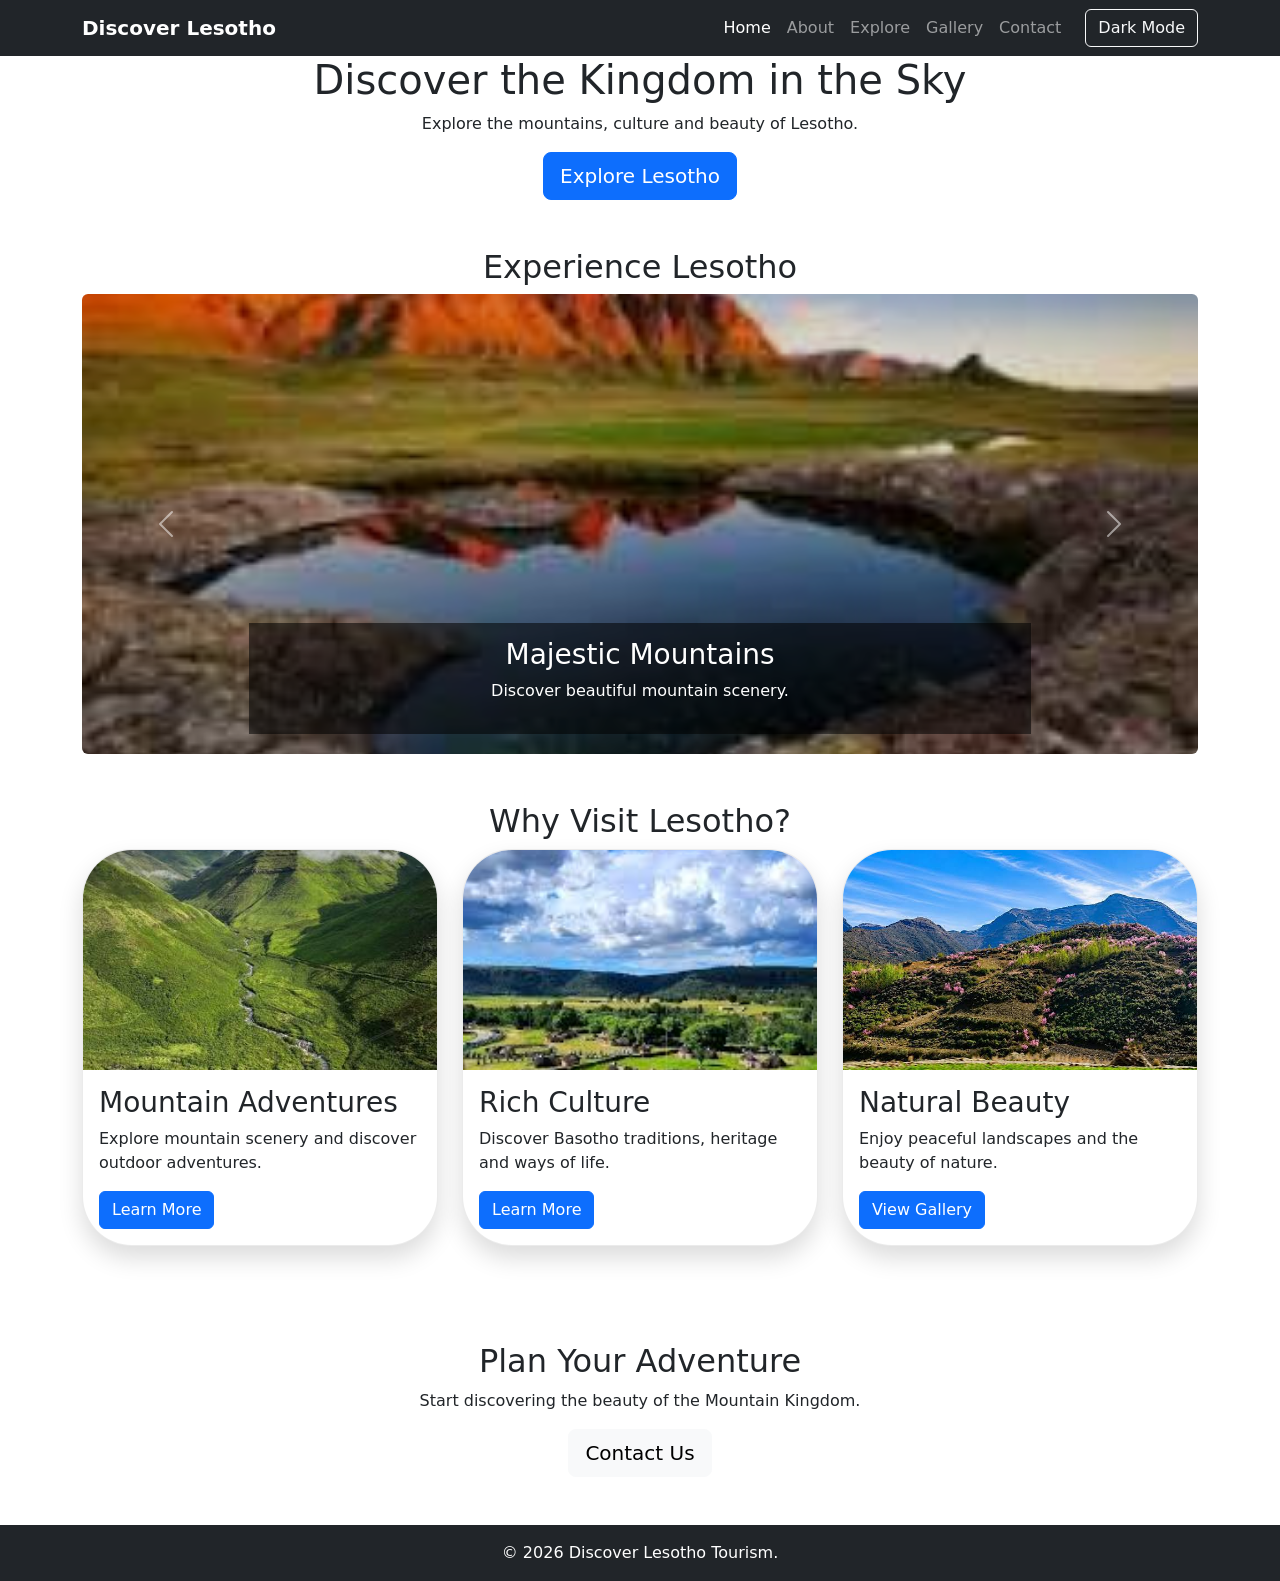
<file: index.html>
<!DOCTYPE html>
<html>
<head>
    <meta charset="UTF-8">
    <meta name="viewport" content="width=device-width, initial-scale=1.0">
    <title>Discover Lesotho | Home</title>

    
    <link href="https://cdn.jsdelivr.net/npm/bootstrap@5.3.3/dist/css/bootstrap.min.css" rel="stylesheet">

    
    <link rel="stylesheet" href="style.css">
</head>
<body>

    
    <nav class="navbar navbar-expand-lg navbar-dark bg-dark sticky-top">
        <div class="container">
            <a class="navbar-brand fw-bold" href="home.html">Discover Lesotho</a>

            

            <div class="collapse navbar-collapse" id="navbarMenu">
                <ul class="navbar-nav ms-auto">
                    <li class="nav-item"><a class="nav-link active" href="index.html">Home</a></li>
                    <li class="nav-item"><a class="nav-link" href="about.html">About</a></li>
                    <li class="nav-item"><a class="nav-link" href="services.html">Explore</a></li>
                    <li class="nav-item"><a class="nav-link" href="gallery.html">Gallery</a></li>
                    <li class="nav-item"><a class="nav-link" href="contact.html">Contact</a></li>
                </ul>

                <button class="btn btn-outline-light ms-lg-3 mt-2 mt-lg-0"
                    id="themeToggle" type="button">Dark mode</button>
            </div>
        </div>
    </nav>

    
    <header class="hero-section">
        <div class="container text-center">
            <h1>Discover the Kingdom in the Sky</h1>
            <p>Explore the mountains, culture and beauty of Lesotho.</p>
            <a href="services.html" class="btn btn-primary btn-lg">Explore Lesotho</a>
        </div>
    </header>

    <section class="container my-5">
        <h2 class="text-center section-title">Experience Lesotho</h2>

        <div id="destinationCarousel" class="carousel slide" data-bs-ride="carousel">
            <div class="carousel-inner rounded">
                <div class="carousel-item active">
                    <img src="sehlabathebe.jpg"
                        class="d-block w-100 carousel-image" alt="Mountain landscape">
                    <div class="carousel-caption">
                        <h3>Majestic Mountains</h3>
                        <p>Discover beautiful mountain scenery.</p>
                    </div>
                </div>

                <div class="carousel-item">
                    <img src="road.jpg"
                        class="d-block w-100 carousel-image" alt="Nature and wildlife">
                    <div class="carousel-caption">
                        <h3>Nature and Wildlife</h3>
                        <p>Enjoy the outdoors and natural beauty.</p>
                    </div>
                </div>

                <div class="carousel-item">
                    <img src="snow.jpg"
                        class="d-block w-100 carousel-image" alt="African landscape">
                    <div class="carousel-caption">
                        <h3>Culture and Heritage</h3>
                        <p>Learn about traditions and local communities.</p>
                    </div>
                </div>
            </div>

            <button class="carousel-control-prev" type="button"
                data-bs-target="#destinationCarousel" data-bs-slide="prev">
                <span class="carousel-control-prev-icon" aria-hidden="true"></span>
                <span class="visually-hidden">Previous</span>
            </button>

            <button class="carousel-control-next" type="button"
                data-bs-target="#destinationCarousel" data-bs-slide="next">
                <span class="carousel-control-next-icon" aria-hidden="true"></span>
                <span class="visually-hidden">Next</span>
            </button>
        </div>
    </section>

    
    <section class="container my-5">
        <h2 class="text-center section-title">Why Visit Lesotho?</h2>

        <div class="row g-4">
            <div class="col-md-4">
                <div class="card h-100 feature-card">
                    <img src="mountain.jpg"
                        class="card-img-top" alt="Mountains">
                    <div class="card-body">
                        <h3 class="card-title">Mountain Adventures</h3>
                        <p class="card-text">Explore mountain scenery and discover outdoor adventures.</p>
                        <a href="services.html" class="btn btn-primary">Learn More</a>
                    </div>
                </div>
            </div>

            <div class="col-md-4">
                <div class="card h-100 feature-card">
                    <img src="culture.jpg"
                        class="card-img-top" alt="African scenery">
                    <div class="card-body">
                        <h3 class="card-title">Rich Culture</h3>
                        <p class="card-text">Discover Basotho traditions, heritage and ways of life.</p>
                        <a href="about.html" class="btn btn-primary">Learn More</a>
                    </div>
                </div>
            </div>

            <div class="col-md-4">
                <div class="card h-100 feature-card">
                    <img src="flowers.jpg"
                        class="card-img-top" alt="Wildlife">
                    <div class="card-body">
                        <h3 class="card-title">Natural Beauty</h3>
                        <p class="card-text">Enjoy peaceful landscapes and the beauty of nature.</p>
                        <a href="gallery.html" class="btn btn-primary">View Gallery</a>
                    </div>
                </div>
            </div>
        </div>
    </section>

    
    <section class="cta-section text-center py-5">
        <div class="container">
            <h2>Plan Your Adventure</h2>
            <p>Start discovering the beauty of the Mountain Kingdom.</p>
            <a href="contact.html" class="btn btn-light btn-lg">Contact Us</a>
        </div>
    </section>

    
    <footer class="bg-dark text-white text-center py-3">
        <p class="mb-0">&copy; <span id="currentYear"></span> Discover Lesotho Tourism.</p>
    </footer>

    
    <script src="https://cdn.jsdelivr.net/npm/bootstrap@5.3.3/dist/js/bootstrap.bundle.min.js"></script>

    <script src="js.js">
      
    </script>
</body>
</html>
</file>
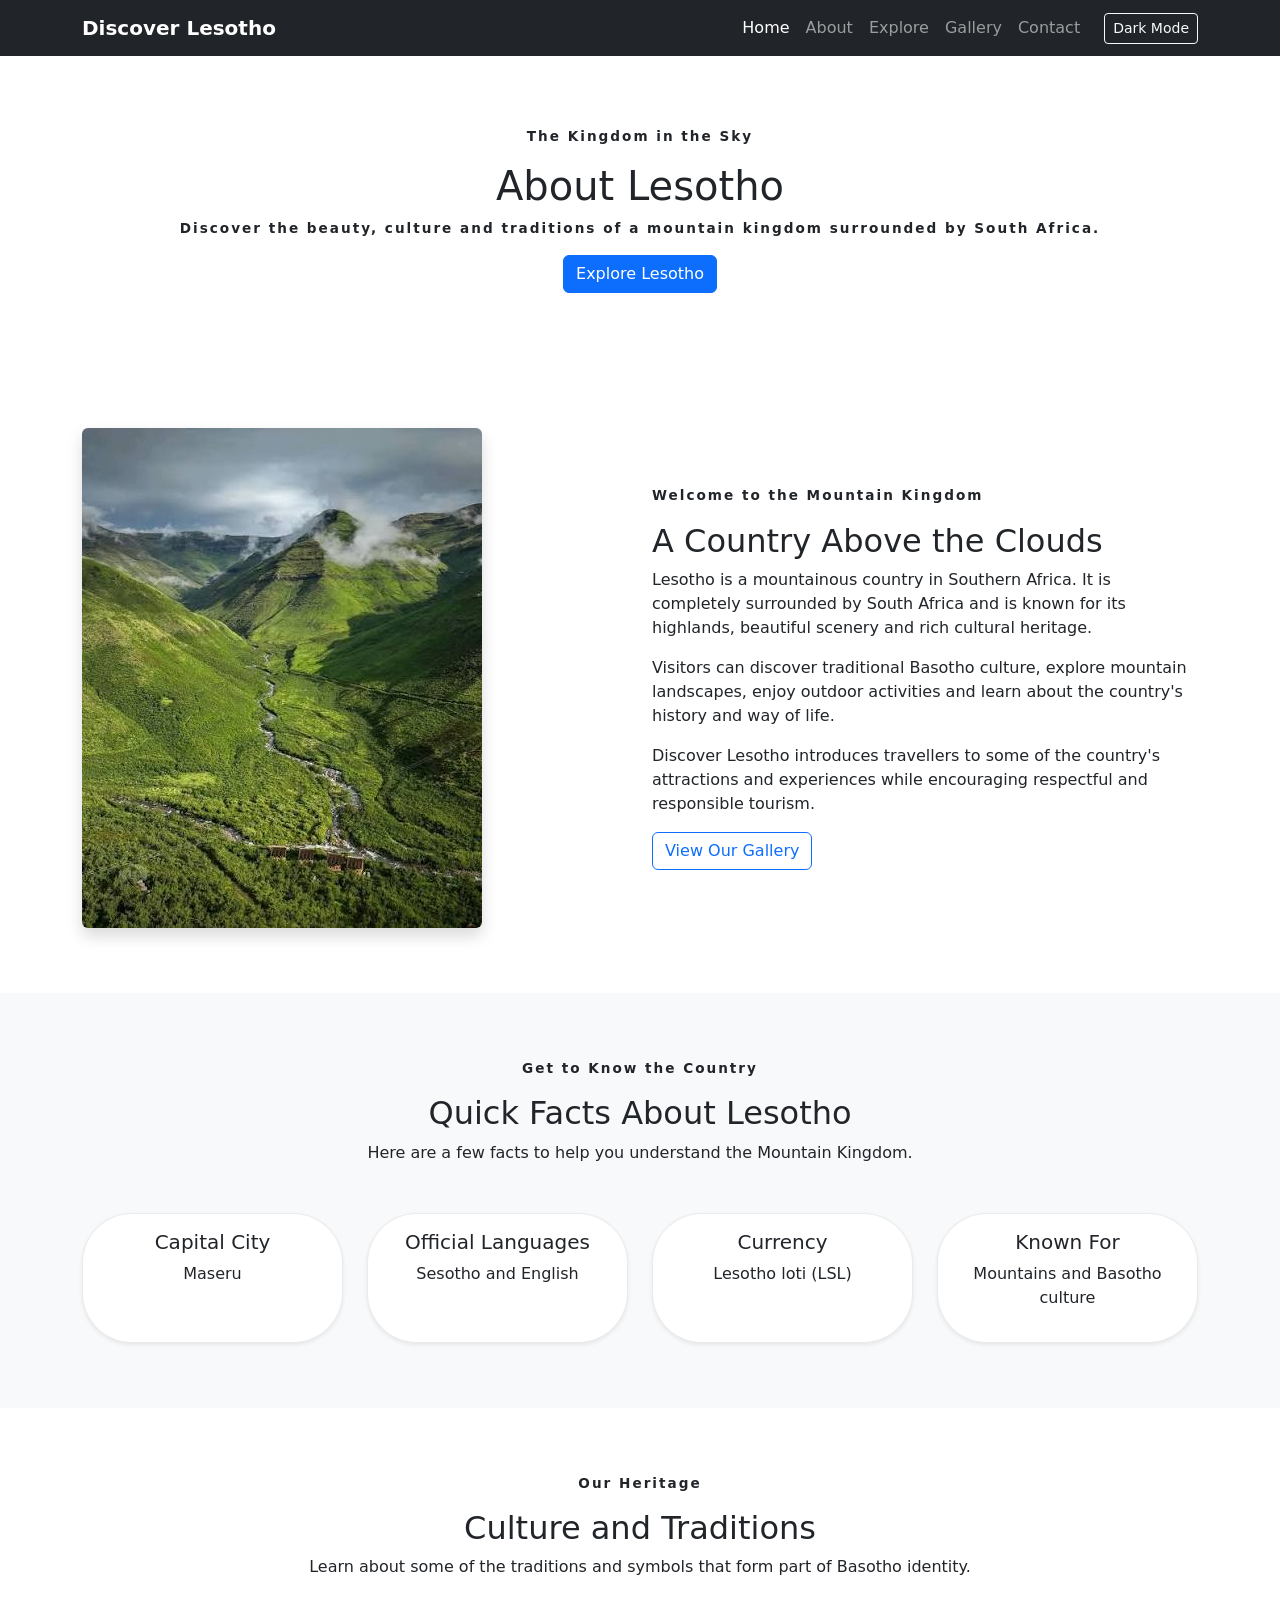
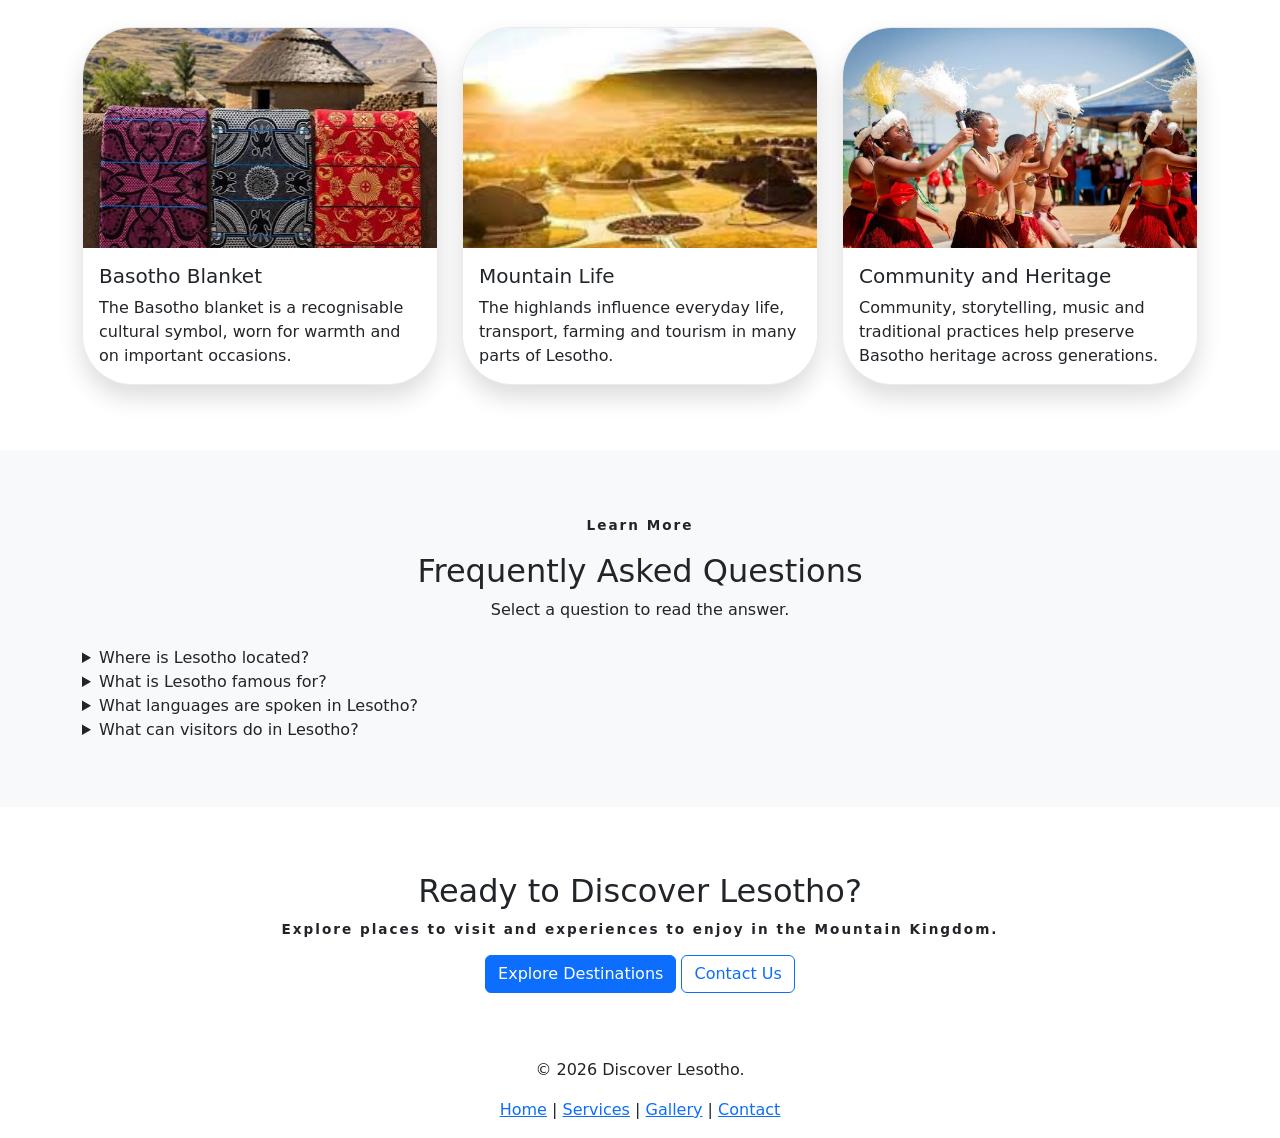
<file: about.html>
<!DOCTYPE html>
<html>
<head>
    <meta charset="UTF-8">
    <meta name="viewport" content="width=device-width, initial-scale=1.0">

    <title>About Lesotho | Discover Lesotho</title>

    <link
        href="https://cdn.jsdelivr.net/npm/bootstrap@5.3.3/dist/css/bootstrap.min.css"
        rel="stylesheet">

    <link rel="stylesheet" type="text/css" href="style.css">

</head>

<body>

 <nav class="navbar navbar-expand-lg navbar-dark bg-dark sticky-top">
        <div class="container">
            <a class="navbar-brand fw-bold" href="home.html">Discover Lesotho</a>

            

            <div class="collapse navbar-collapse" id="navbarMenu">
                <ul class="navbar-nav ms-auto">
                    <li class="nav-item"><a class="nav-link active" href="index.html">Home</a></li>
                    <li class="nav-item"><a class="nav-link" href="about.html">About</a></li>
                    <li class="nav-item"><a class="nav-link" href="services.html">Explore</a></li>
                    <li class="nav-item"><a class="nav-link" href="gallery.html">Gallery</a></li>
                    <li class="nav-item"><a class="nav-link" href="contact.html">Contact</a></li>
                </ul>
                    <button class="btn btn-outline-light btn-sm ms-lg-3 mt-2 mt-lg-0" id="themeToggle" type="button">
                    Dark Mode
                </button>
            </div>
        </div>
    </nav>


    <main>

        <section class="page-hero text-center">
            <div class="container">
                <p class="one">The Kingdom in the Sky</p>

                <h1>About Lesotho</h1>

                <p class="one">
                    Discover the beauty, culture and traditions of
                    a mountain kingdom surrounded by South Africa.
                </p>

                <a href="services.html" class="btn btn-primary">
                    Explore Lesotho
                </a>
            </div>
        </section>

        <section class="section-padding">
            <div class="container">
                <div class="row align-items-center g-4">

                    <div class="col-lg-6">
                        <img
                            src="mountain.jpg"
                            class="img-fluid rounded shadow"
                            alt="Mountain landscape representing the scenery of Lesotho">
                    </div>

                    <div class="col-lg-6">
                        <p class="one">Welcome to the Mountain Kingdom</p>

                        <h2>A Country Above the Clouds</h2>

                        <p>
                            Lesotho is a mountainous country in Southern
                            Africa. It is completely surrounded by South
                            Africa and is known for its highlands, beautiful
                            scenery and rich cultural heritage.
                        </p>

                        <p>
                            Visitors can discover traditional Basotho
                            culture, explore mountain landscapes, enjoy
                            outdoor activities and learn about the country's
                            history and way of life.
                        </p>

                        <p>
                            Discover Lesotho introduces travellers to
                            some of the country's attractions and experiences
                            while encouraging respectful and responsible tourism.
                        </p>

                        <a href="gallery.html" class="btn btn-outline-primary">
                            View Our Gallery
                        </a>
                    </div>

                </div>
            </div>
        </section>

        <section class="section-padding bg-light">
            <div class="container">

                <div class="text-center mb-5">
                    <p class="one">Get to Know the Country</p>
                    <h2>Quick Facts About Lesotho</h2>

                    <p>
                        Here are a few facts to help you understand
                        the Mountain Kingdom.
                    </p>
                </div>

                <div class="row g-4">

                    <div class="col-md-6 col-lg-3">
                        <article class="card h-100 shadow-sm">
                            <div class="card-body text-center">
                                <h3 class="h5">Capital City</h3>
                                <p>Maseru</p>
                            </div>
                        </article>
                    </div>

                    <div class="col-md-6 col-lg-3">
                        <article class="card h-100 shadow-sm">
                            <div class="card-body text-center">
                                <h3 class="h5">Official Languages</h3>
                                <p>Sesotho and English</p>
                            </div>
                        </article>
                    </div>

                    <div class="col-md-6 col-lg-3">
                        <article class="card h-100 shadow-sm">
                            <div class="card-body text-center">
                                <h3 class="h5">Currency</h3>
                                <p>Lesotho loti (LSL)</p>
                            </div>
                        </article>
                    </div>

                    <div class="col-md-6 col-lg-3">
                        <article class="card h-100 shadow-sm">
                            <div class="card-body text-center">
                                <h3 class="h5">Known For</h3>
                                <p>Mountains and Basotho culture</p>
                            </div>
                        </article>
                    </div>

                </div>
            </div>
        </section>


        <section class="section-padding">
            <div class="container">

                <div class="text-center mb-5">
                    <p class="one">Our Heritage</p>
                    <h2>Culture and Traditions</h2>

                    <p>
                        Learn about some of the traditions and symbols
                        that form part of Basotho identity.
                    </p>
                </div>

                <div class="row g-4">

                    <div class="col-md-6 col-lg-4">
                        <article class="card h-100">
                            <img
                                src="seanamarena.jpg"
                                class="card-img-top"
                                alt="Traditional African landscape">

                            <div class="card-body">
                                <h3 class="h5">Basotho Blanket</h3>

                                <p class="card-text">
                                    The Basotho blanket is a recognisable
                                    cultural symbol, worn for warmth and
                                    on important occasions.
                                </p>
                            </div>
                        </article>
                    </div>

                    <div class="col-md-6 col-lg-4">
                        <article class="card h-100">
                            <img
                                src="sunset.jpg"
                                class="card-img-top"
                                alt="High mountain peaks">

                            <div class="card-body">
                                <h3 class="h5">Mountain Life</h3>

                                <p class="card-text">
                                    The highlands influence everyday life,
                                    transport, farming and tourism in
                                    many parts of Lesotho.
                                </p>
                            </div>
                        </article>
                    </div>

                    <div class="col-md-6 col-lg-4">
                        <article class="card h-100">
                            <img
                                src="dance.jpg"
                                class="card-img-top"
                                alt="People gathered at a cultural event">

                            <div class="card-body">
                                <h3 class="h5">Community and Heritage</h3>

                                <p class="card-text">
                                    Community, storytelling, music and
                                    traditional practices help preserve
                                    Basotho heritage across generations.
                                </p>
                            </div>
                        </article>
                    </div>

                </div>
            </div>
        </section>


        <section class="section-padding bg-light">
            <div class="container">

                <div class="text-center mb-4">
                    <p class="one">Learn More</p>
                    <h2>Frequently Asked Questions</h2>
                    <p>Select a question to read the answer.</p>
                </div>

                <div>

                    <details>
                        <summary>Where is Lesotho located?</summary>
                        <p>
                            Lesotho is in Southern Africa and is completely
                            surrounded by the Republic of South Africa.
                        </p>
                    </details>

                    <details>
                        <summary>What is Lesotho famous for?</summary>
                        <p>
                            Lesotho is known for its mountain scenery,
                            high-altitude landscapes, Basotho culture and
                            outdoor tourism experiences.
                        </p>
                    </details>

                    <details>
                        <summary>What languages are spoken in Lesotho?</summary>
                        <p>
                            Sesotho and English are the country's official
                            languages. Sesotho is widely spoken in everyday life.
                        </p>
                    </details>

                    <details>
                        <summary>What can visitors do in Lesotho?</summary>
                        <p>
                            Depending on the location and season, visitors
                            can enjoy hiking, sightseeing, skiing, cultural visits,
                            horse riding and other outdoor activities.
                        </p>
                    </details>

                </div>
            </div>
        </section>

        <section class="section-padding text-center">
            <div class="container">
                <h2>Ready to Discover Lesotho?</h2>

                <p class="one">
                    Explore places to visit and experiences to enjoy
                    in the Mountain Kingdom.
                </p>

                <a href="services.html" class="btn btn-primary">
                    Explore Destinations
                </a>

                <a href="contact.html" class="btn btn-outline-primary">
                    Contact Us
                </a>
            </div>
        </section>

    </main>

    <footer class="site-footer">
        <div class="container text-center">
            <p>
                &copy; 2026 Discover Lesotho.
            </p>

            <p>
                <a href="index.html">Home</a> |
                <a href="services.html">Services</a> |
                <a href="gallery.html">Gallery</a> |
                <a href="contact.html">Contact</a>
            </p>
        </div>
    </footer>
      <script src="https://cdn.jsdelivr.net/npm/bootstrap@5.3.3/dist/js/bootstrap.bundle.min.js"></script>

    <script src="js.js">
      
    </script>

</body>
</html>
</file>
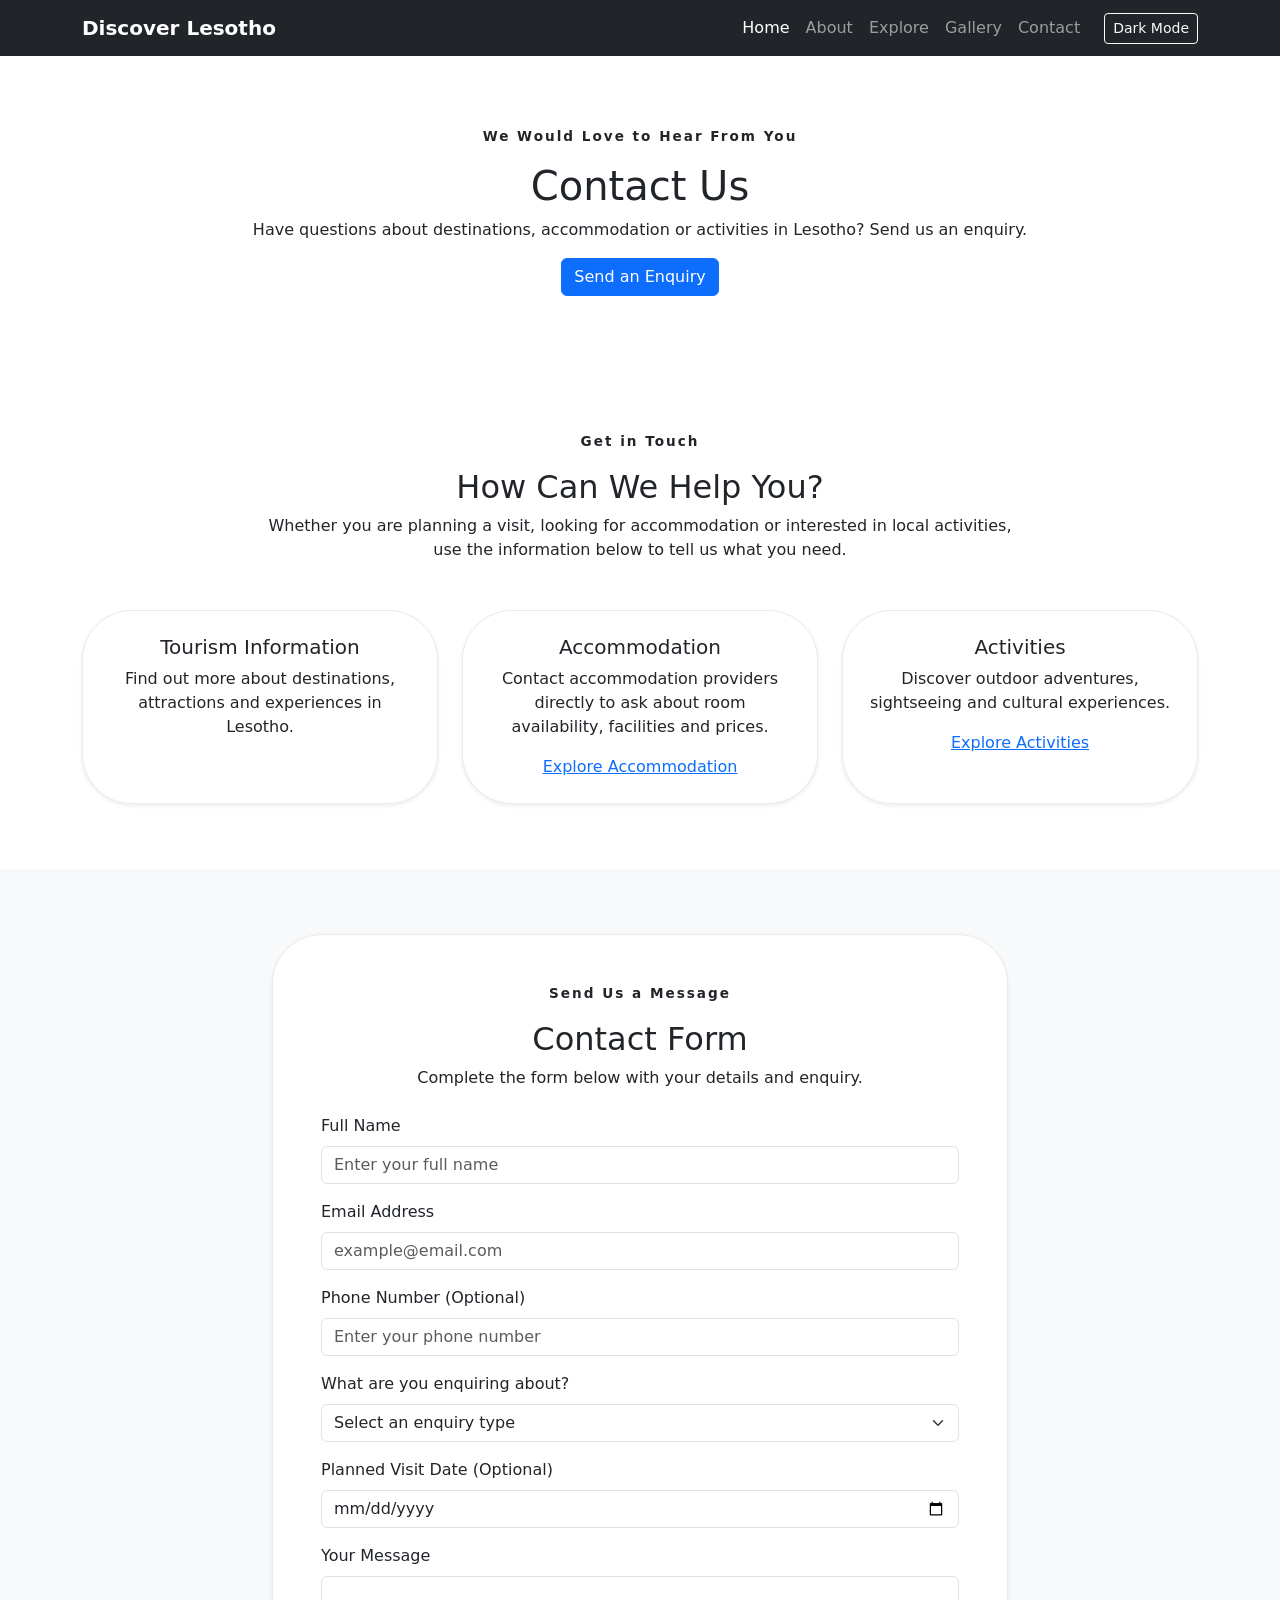
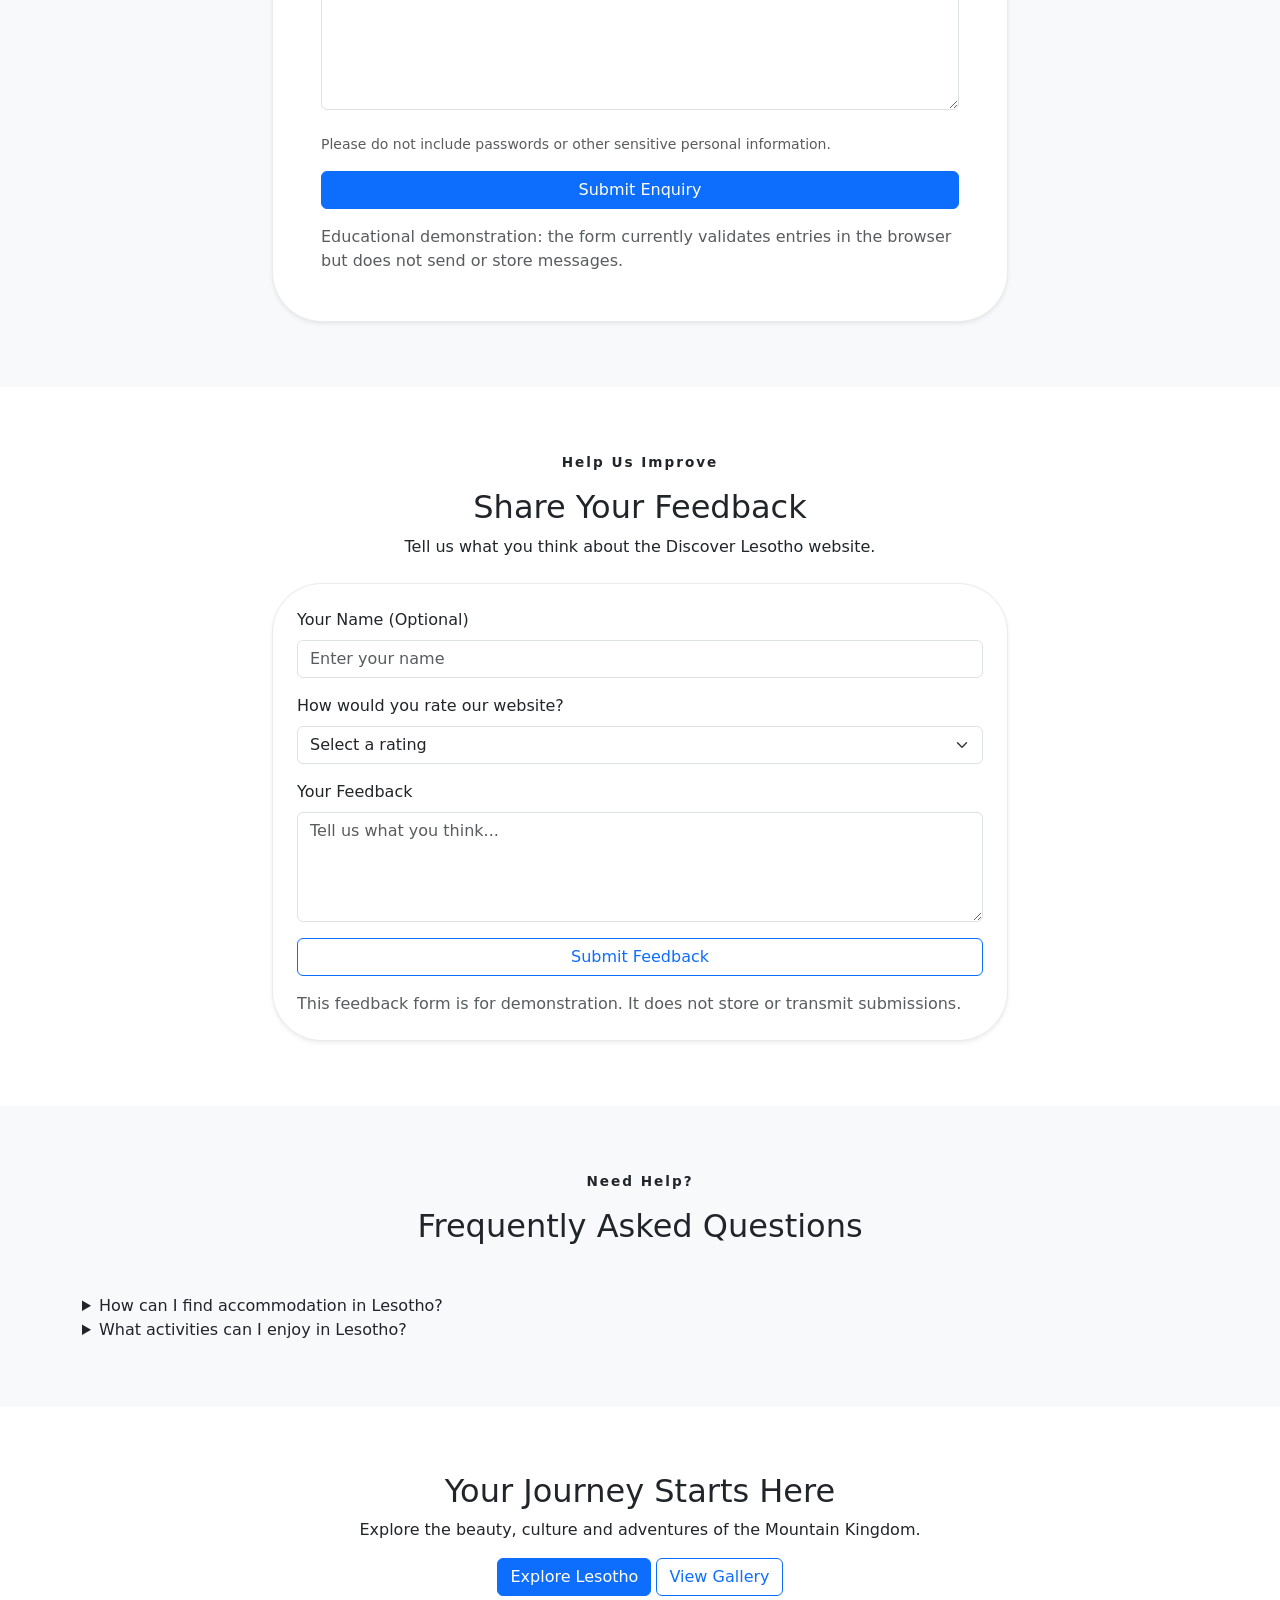
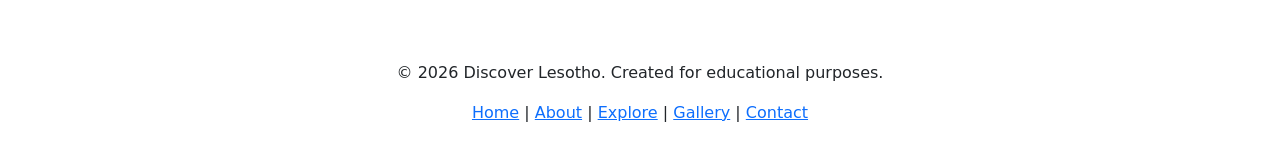
<file: contact.html>
<!DOCTYPE html>
<html>
<head>
    <meta charset="UTF-8">
    <meta name="viewport" content="width=device-width, initial-scale=1.0">

    <meta name="description"
          content="Contact Discover Lesotho for tourism information, accommodation enquiries and travel activities.">

    <title>Contact Us | Discover Lesotho</title>

    <link
        href="https://cdn.jsdelivr.net/npm/bootstrap@5.3.3/dist/css/bootstrap.min.css"
        rel="stylesheet">

    <link rel="stylesheet" href="style.css">

</head>

<body>

 <nav class="navbar navbar-expand-lg navbar-dark bg-dark sticky-top">
        <div class="container">
            <a class="navbar-brand fw-bold" href="index.html">Discover Lesotho</a>

            

            <div class="collapse navbar-collapse" id="navbarMenu">
                <ul class="navbar-nav ms-auto">
                    <li class="nav-item"><a class="nav-link active" href="index.html">Home</a></li>
                    <li class="nav-item"><a class="nav-link" href="about.html">About</a></li>
                    <li class="nav-item"><a class="nav-link" href="services.html">Explore</a></li>
                    <li class="nav-item"><a class="nav-link" href="gallery.html">Gallery</a></li>
                    <li class="nav-item"><a class="nav-link" href="contact.html">Contact</a></li>
                </ul>
                    <button class="btn btn-outline-light btn-sm ms-lg-3 mt-2 mt-lg-0" id="themeToggle" type="button">
                    Dark Mode
                </button>
            </div>
        </div>
    </nav>


    <main>

        <section class="page-hero text-center">
            <div class="container">

                <p class="one">We Would Love to Hear From You</p>

                <h1>Contact Us</h1>

                <p>
                    Have questions about destinations, accommodation
                    or activities in Lesotho? Send us an enquiry.
                </p>

                <a href="#contact-form" class="btn btn-primary">
                    Send an Enquiry
                </a>

            </div>
        </section>

        <section class="section-padding">
            <div class="container">

                <div class="text-center mb-5">
                    <p class="one">Get in Touch</p>

                    <h2>How Can We Help You?</h2>

                    <p class="mx-auto" style="max-width: 750px;">
                        Whether you are planning a visit, looking for
                        accommodation or interested in local activities,
                        use the information below to tell us what you need.
                    </p>
                </div>

                <div class="row g-4">

                    <div class="col-md-4">
                        <div class="card h-100 shadow-sm text-center">
                            <div class="card-body p-4">

                                <h3 class="h5">Tourism Information</h3>

                                <p>
                                    Find out more about destinations,
                                    attractions and experiences in Lesotho.
                                </p>

                              

                            </div>
                        </div>
                    </div>

                    <div class="col-md-4">
                        <div class="card h-100 shadow-sm text-center">
                            <div class="card-body p-4">

                                <h3 class="h5">Accommodation</h3>

                                <p>
                                    Contact accommodation providers
                                    directly to ask about room availability,
                                    facilities and prices.
                                </p>

                                <a href="services.html#accommodation">
                                    Explore Accommodation
                                </a>

                            </div>
                        </div>
                    </div>

                    <div class="col-md-4">
                        <div class="card h-100 shadow-sm text-center">
                            <div class="card-body p-4">

                                <h3 class="h5">Activities</h3>

                                <p>
                                    Discover outdoor adventures,
                                    sightseeing and cultural experiences.
                                </p>

                                <a href="services.html#activities">
                                    Explore Activities
                                </a>

                            </div>
                        </div>
                    </div>

                </div>
            </div>
        </section>


        <section class="section-padding bg-light" id="contact-form">
            <div class="container">

                <div class="row justify-content-center">

                    <div class="col-lg-8">

                        <div class="card shadow-sm">
                            <div class="card-body p-4 p-md-5">

                                <div class="text-center mb-4">
                                    <p class="one">Send Us a Message</p>

                                    <h2>Contact Form</h2>

                                    <p>
                                        Complete the form below with your
                                        details and enquiry.
                                    </p>
                                </div>

                                <div id="containerFormAlert">
                                <form id="enquiryForm" action="#" method="post">

                                    <div class="mb-3">
                                        <label for="fullName"
                                               class="form-label">
                                            Full Name
                                        </label>

                                        <input
                                            type="text"
                                            class="form-control"
                                            id="fullName"
                                            name="fullName"
                                            placeholder="Enter your full name"
                                            minlength="2"
                                            maxlength="80"
                                            autocomplete="name"
                                            required>
                                    </div>

                                    <div class="mb-3">
                                        <label for="email"
                                               class="form-label">
                                            Email Address
                                        </label>

                                        <input
                                            type="email"
                                            class="form-control"
                                            id="email"
                                            name="email"
                                            placeholder="example@email.com"
                                            autocomplete="email"
                                            required>
                                    </div>

                                    <div class="mb-3">
                                        <label for="phone"
                                               class="form-label">
                                            Phone Number (Optional)
                                        </label>

                                        <input
                                            type="tel"
                                            class="form-control"
                                            id="phone"
                                            name="phone"
                                            placeholder="Enter your phone number"
                                            autocomplete="tel">
                                    </div>


                                    <div class="mb-3">
                                        <label for="enquiryType"
                                               class="form-label">
                                            What are you enquiring about?
                                        </label>

                                        <select
                                            class="form-select"
                                            id="enquiryType"
                                            name="enquiryType"
                                            required>

                                            <option value="">
                                                Select an enquiry type
                                            </option>

                                            <option value="destinations">
                                                Destinations
                                            </option>

                                            <option value="accommodation">
                                                Accommodation
                                            </option>

                                            <option value="activities">
                                                Activities
                                            </option>

                                            <option value="culture">
                                                Culture and Heritage
                                            </option>

                                            <option value="other">
                                                Other
                                            </option>

                                        </select>
                                    </div>

                                    <div class="mb-3">
                                        <label for="visitDate"
                                               class="form-label">
                                            Planned Visit Date (Optional)
                                        </label>

                                        <input
                                            type="date"
                                            class="form-control"
                                            id="visitDate"
                                            name="visitDate">
                                    </div>

                                    <div class="mb-4">
                                        <label for="message"
                                               class="form-label">
                                            Your Message
                                        </label>

                                        <textarea
                                            class="form-control"
                                            id="message"
                                            name="message"
                                            rows="5"
                                            minlength="10"
                                            maxlength="1000"
                                            placeholder="Write your enquiry here..."
                                            required>
                                        </textarea>
                                    </div>


                                    <div class="form-text mb-3">
                                        Please do not include passwords
                                        or other sensitive personal information.
                                    </div>

                                    <button
                                        type="submit"
                                        class="btn btn-primary w-100">
                                        Submit Enquiry
                                    </button>

                                </form>
                            </div>

                                <p class="text-muted mt-3 mb-0">
                                    Educational demonstration:
                                    the form currently validates entries
                                    in the browser but does not send or
                                    store messages.
                                </p>

                            </div>
                        </div>

                    </div>
                </div>
            </div>
        </section>

        <section class="section-padding">
            <div class="container">

                <div class="row justify-content-center">
                    <div class="col-lg-8">

                        <div class="text-center mb-4">
                            <p class="one">Help Us Improve</p>

                            <h2>Share Your Feedback</h2>

                            <p>
                                Tell us what you think about the
                                Discover Lesotho website.
                            </p>
                        </div>

                        <div class="card shadow-sm">
                            <div class="card-body p-4">

                                <div id="containerFormAlert">
                                <form id="enquiryForm" action="#" method="post">

                                    <div class="mb-3">
                                        <label for="visitorName"
                                               class="form-label">
                                            Your Name (Optional)
                                        </label>

                                        <input
                                            type="text"
                                            class="form-control"
                                            id="visitorName"
                                            name="visitorName"
                                            placeholder="Enter your name">
                                    </div>


                                    <div class="mb-3">
                                        <label for="rating"
                                               class="form-label">
                                            How would you rate our website?
                                        </label>

                                        <select
                                            class="form-select"
                                            id="rating"
                                            name="rating"
                                            required>

                                            <option value="">
                                                Select a rating
                                            </option>

                                            <option value="5">
                                                Excellent
                                            </option>

                                            <option value="4">
                                                Very Good
                                            </option>

                                            <option value="3">
                                                Good
                                            </option>

                                            <option value="2">
                                                Needs Improvement
                                            </option>

                                            <option value="1">
                                                Poor
                                            </option>

                                        </select>
                                    </div>


                                    <div class="mb-3">
                                        <label for="feedback"
                                               class="form-label">
                                            Your Feedback
                                        </label>

                                        <textarea
                                            class="form-control"
                                            id="feedback"
                                            name="feedback"
                                            rows="4"
                                            minlength="5"
                                            maxlength="1000"
                                            placeholder="Tell us what you think..."
                                            required></textarea>
                                    </div>


                                    <button
                                        type="submit"
                                        class="btn btn-outline-primary w-100">
                                        Submit Feedback
                                    </button>

                                </form>
                            </div>

                                <p class="text-muted mt-3 mb-0">
                                    This feedback form is for demonstration.
                                    It does not store or transmit submissions.
                                </p>

                            </div>
                        </div>

                    </div>
                </div>
            </div>
        </section>

        <section class="section-padding bg-light">
            <div class="container">

                <div class="text-center mb-5">
                    <p class="one">Need Help?</p>
                    <h2>Frequently Asked Questions</h2>
                </div>

                <div>

                    <details>
                        <summary>
                            How can I find accommodation in Lesotho?
                        </summary>

                        <p>
                            Visit the Explore page to see accommodation
                            examples. Contact the property directly to
                            confirm prices, facilities and availability.
                        </p>
                    </details>


                    <details>
                        <summary>
                            What activities can I enjoy in Lesotho?
                        </summary>

                        <p>
                            Depending on the season and location, visitors
                            can enjoy hiking, pony trekking, sightseeing,
                            cultural experiences and winter snow activities.
                        </p>
                    </details>
                </div>
            </div>
        </section>

        <section class="section-padding text-center">
            <div class="container">

                <h2>Your Journey Starts Here</h2>

                <p>
                    Explore the beauty, culture and adventures
                    of the Mountain Kingdom.
                </p>

                <a href="services.html" class="btn btn-primary">
                    Explore Lesotho
                </a>

                <a href="gallery.html"
                   class="btn btn-outline-primary">
                    View Gallery
                </a>

            </div>
        </section>

    </main>

    <footer class="site-footer">
        <div class="container text-center">

            <p>
                &copy; 2026 Discover Lesotho.
                Created for educational purposes.
            </p>

            <p>
                <a href="index.html">Home</a> |
                <a href="about.html">About</a> |
                <a href="services.html">Explore</a> |
                <a href="gallery.html">Gallery</a> |
                <a href="contact.html">Contact</a>
            </p>

        </div>
    </footer>
  <script src="https://cdn.jsdelivr.net/npm/bootstrap@5.3.3/dist/js/bootstrap.bundle.min.js"></script>

    <script src="js.js">
      
    </script>
</body>
</html>
</file>
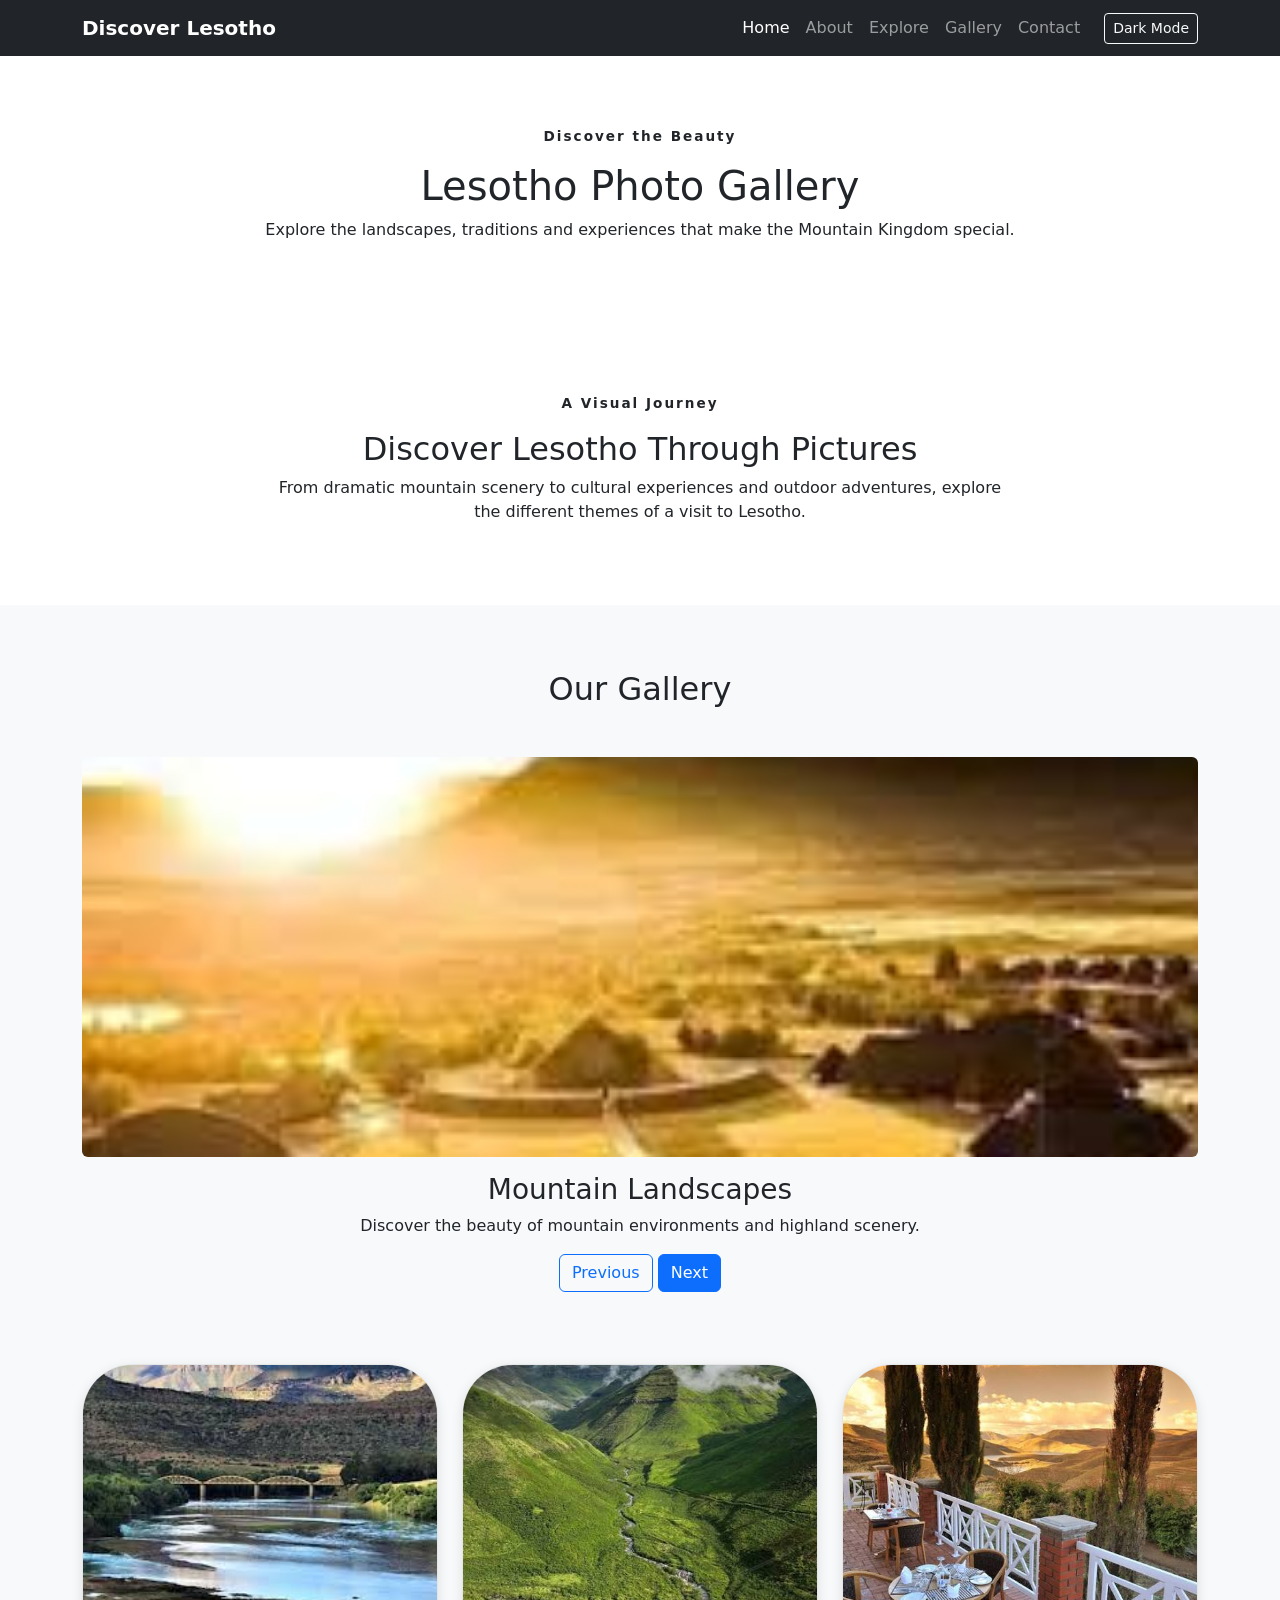
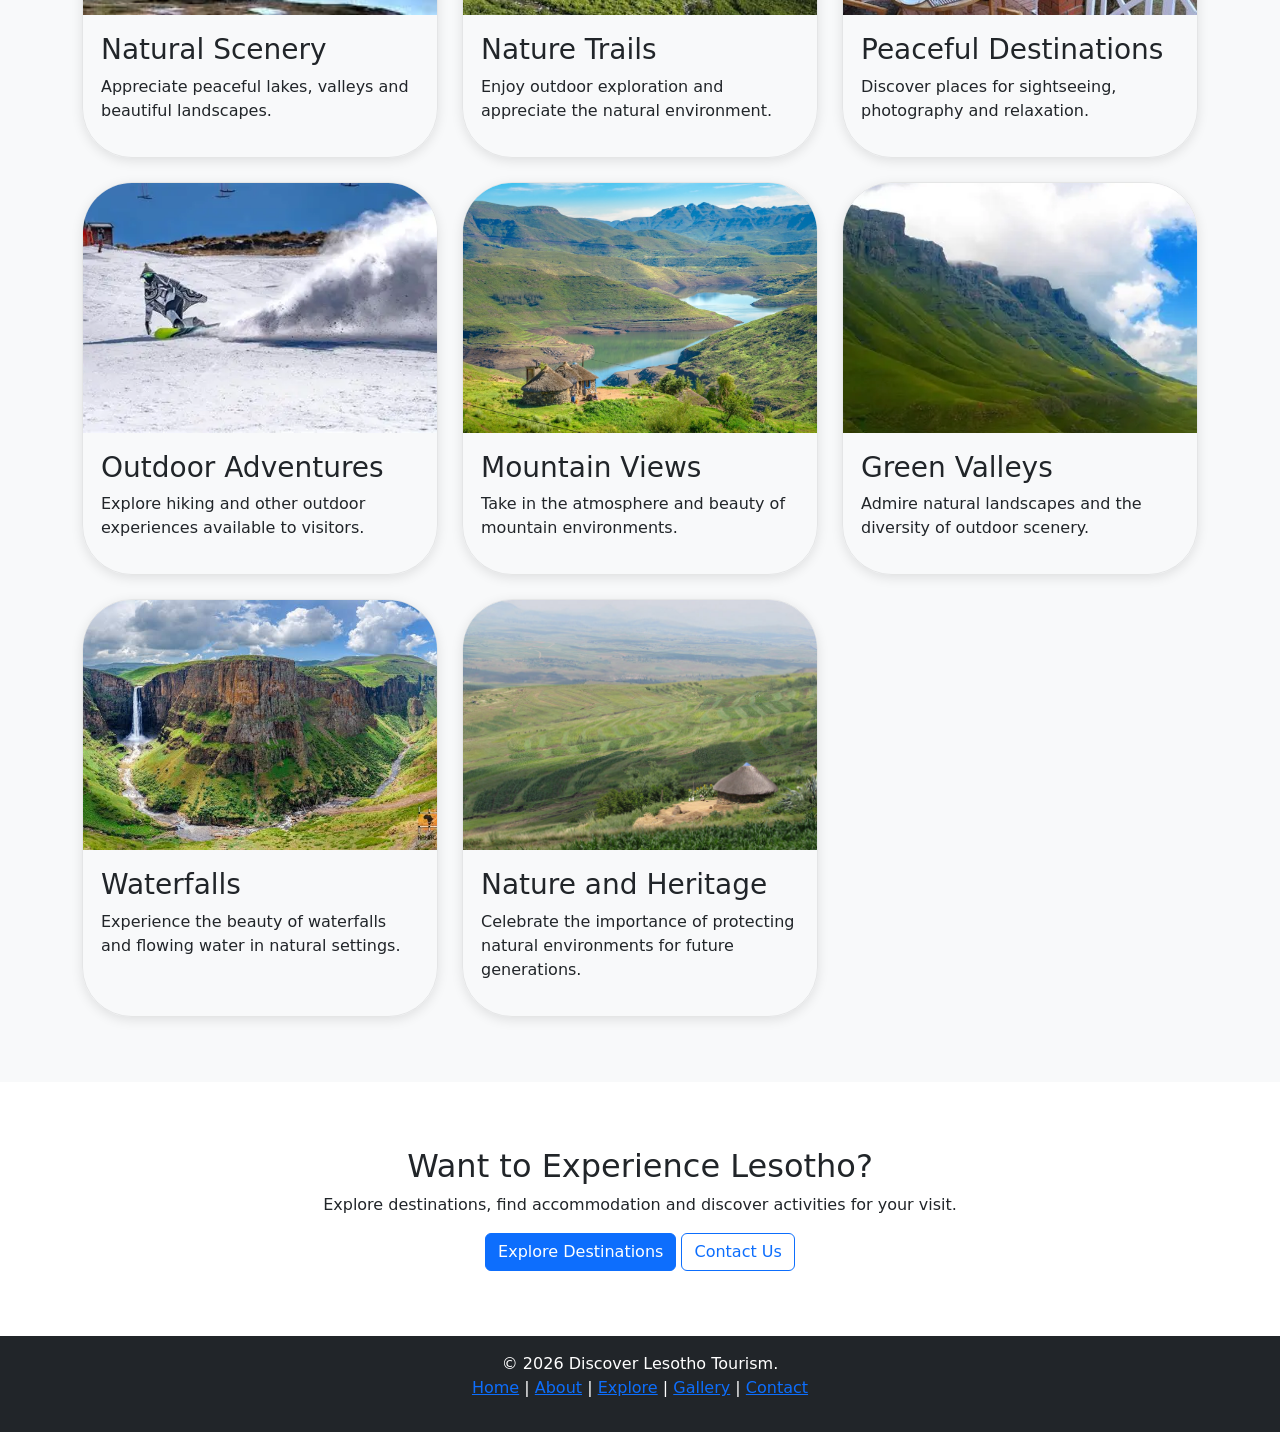
<file: gallery.html>
<!DOCTYPE html>
<html>
<head>
    <meta charset="UTF-8">
    <meta name="viewport" content="width=device-width, initial-scale=1.0">

    <meta name="description"
          content="Explore the landscapes, culture and attractions of Lesotho through the Discover Lesotho photo gallery.">

    <title>Gallery | Discover Lesotho</title>

    <link
        href="https://cdn.jsdelivr.net/npm/bootstrap@5.3.3/dist/css/bootstrap.min.css"
        rel="stylesheet">

    <link rel="stylesheet" href="style.css">


</head>

<body>
  
 <nav class="navbar navbar-expand-lg navbar-dark bg-dark sticky-top">
        <div class="container">
            <a class="navbar-brand fw-bold" href="home.html">Discover Lesotho</a>

            

            <div class="collapse navbar-collapse" id="navbarMenu">
                <ul class="navbar-nav ms-auto">
                    <li class="nav-item"><a class="nav-link active" href="index.html">Home</a></li>
                    <li class="nav-item"><a class="nav-link" href="about.html">About</a></li>
                    <li class="nav-item"><a class="nav-link" href="services.html">Explore</a></li>
                    <li class="nav-item"><a class="nav-link" href="gallery.html">Gallery</a></li>
                    <li class="nav-item"><a class="nav-link" href="contact.html">Contact</a></li>
                </ul>
                 <button class="btn btn-outline-light btn-sm ms-lg-3 mt-2 mt-lg-0" id="themeToggle" type="button">
                    Dark Mode
                </button>
            </div>
        </div>
    </nav>


    <main>

        <section class="page-hero text-center">
            <div class="container">

                <p class="one">Discover the Beauty</p>

                <h1>Lesotho Photo Gallery</h1>

                <p>
                    Explore the landscapes, traditions and experiences
                    that make the Mountain Kingdom special.
                </p>


            </div>
        </section>



        <section class="section-padding">
            <div class="container text-center">

                <p class="one">A Visual Journey</p>

                <h2>Discover Lesotho Through Pictures</h2>

                <p class="mx-auto" style="max-width: 750px;">
                    From dramatic mountain scenery to cultural
                    experiences and outdoor adventures, explore the
                    different themes of a visit to Lesotho.
                </p>

            </div>
        </section>

        <section class="section-padding bg-light" id="photo-gallery">
            <div class="container">

                <div class="text-center mb-5">
                    <h2>Our Gallery</h2>
                </div>


                <div class="row g-4">

                             
                <div class="gallery-preview text-center mb-5">

                    <img
                        src="sunset.jpg"
                        id="previewImage"
                        class="img-fluid rounded"
                        alt="Mountain Landscapes"
                        style="max-height: 400px; width: 100%; object-fit: cover;">

                    <h3 id="previewTitle" class="mt-3">
                        Mountain Landscapes
                    </h3>

                    <p id="previewDescription">
                        Discover the beauty of mountain environments and highland scenery.
                    </p>

                    <button type="button" id="previousImage"
                            class="btn btn-outline-primary">
                        Previous
                    </button>

                    <button type="button" id="nextImage"
                            class="btn btn-primary">
                        Next
                    </button>

                </div>


    
                    <div class="col-sm-6 col-lg-4">
                        <article class="gallery-card">
                                <img
                                    src="bokong2.jpg"
                                    alt="Natural Scenery">

                            <div class="gallery-caption">
                                <h3>Natural Scenery</h3>
                                <p>
                                    Appreciate peaceful lakes,
                                    valleys and beautiful landscapes.
                                </p>
                            </div>

                        </article>
                    </div>

                    <div class="col-sm-6 col-lg-4">
                        <article class="gallery-card">
                                <img
                                    src="mountain.jpg">
                            </a>

                            <div class="gallery-caption">
                                <h3>Nature Trails</h3>
                                <p>
                                    Enjoy outdoor exploration and
                                    appreciate the natural environment.
                                </p>
                            </div>

                        </article>
                    </div>

                    <div class="col-sm-6 col-lg-4">
                        <article class="gallery-card">
                                <img
                                    src="mohale1.jpg">
                            </a>

                            <div class="gallery-caption">
                                <h3>Peaceful Destinations</h3>
                                <p>
                                    Discover places for sightseeing,
                                    photography and relaxation.
                                </p>
                            </div>

                        </article>
                    </div>

                    <div class="col-sm-6 col-lg-4">
                        <article class="gallery-card">
                                <img
                                    src="ski.jpg">
                            </a>

                            <div class="gallery-caption">
                                <h3>Outdoor Adventures</h3>
                                <p>
                                    Explore hiking and other outdoor
                                    experiences available to visitors.
                                </p>
                            </div>

                        </article>
                    </div>

                    <div class="col-sm-6 col-lg-4">
                        <article class="gallery-card">
                                <img
                                    src="view.jpg">
                            </a>

                            <div class="gallery-caption">
                                <h3>Mountain Views</h3>
                                <p>
                                    Take in the atmosphere and beauty
                                    of mountain environments.
                                </p>
                            </div>

                        </article>
                    </div>

                    <div class="col-sm-6 col-lg-4">
                        <article class="gallery-card">
                                <img
                                    src="valley.jpg">
                            </a>

                            <div class="gallery-caption">
                                <h3>Green Valleys</h3>
                                <p>
                                    Admire natural landscapes and
                                    the diversity of outdoor scenery.
                                </p>
                            </div>

                        </article>
                    </div>

                    <div class="col-sm-6 col-lg-4">
                        <article class="gallery-card">
                                <img
                                    src="falls.jpg">

                            <div class="gallery-caption">
                                <h3>Waterfalls</h3>
                                <p>
                                    Experience the beauty of waterfalls
                                    and flowing water in natural settings.
                                </p>
                            </div>

                        </article>
                    </div>

                    <div class="col-sm-6 col-lg-4">
                        <article class="gallery-card">
                                <img
                                    src="mokhoro.jpg">

                            <div class="gallery-caption">
                                <h3>Nature and Heritage</h3>
                                <p>
                                    Celebrate the importance of
                                    protecting natural environments
                                    for future generations.
                                </p>
                            </div>

                        </article>
                    </div>

                </div>
            </div>
        </section>

        <section class="section-padding text-center">
            <div class="container">

                <h2>Want to Experience Lesotho?</h2>

                <p>
                    Explore destinations, find accommodation
                    and discover activities for your visit.
                </p>

                <a href="services.html" class="btn btn-primary">
                    Explore Destinations
                </a>

                <a href="contact.html"
                   class="btn btn-outline-primary">
                    Contact Us
                </a>

            </div>
        </section>

    </main>

    <footer class="bg-dark text-white text-center py-3">
        <div class="container text-center">

            <p class="mb-0">
                &copy; 2026 Discover Lesotho Tourism.
            </p>

            <p>
                <a href="index.html">Home</a> |
                <a href="about.html">About</a> |
                <a href="services.html">Explore</a> |
                <a href="gallery.html">Gallery</a> |
                <a href="contact.html">Contact</a>
            </p>

        </div>
    </footer>
      <script src="https://cdn.jsdelivr.net/npm/bootstrap@5.3.3/dist/js/bootstrap.bundle.min.js"></script>

    <script src="js.js">
      
    </script> 

</body>
</html>
</file>
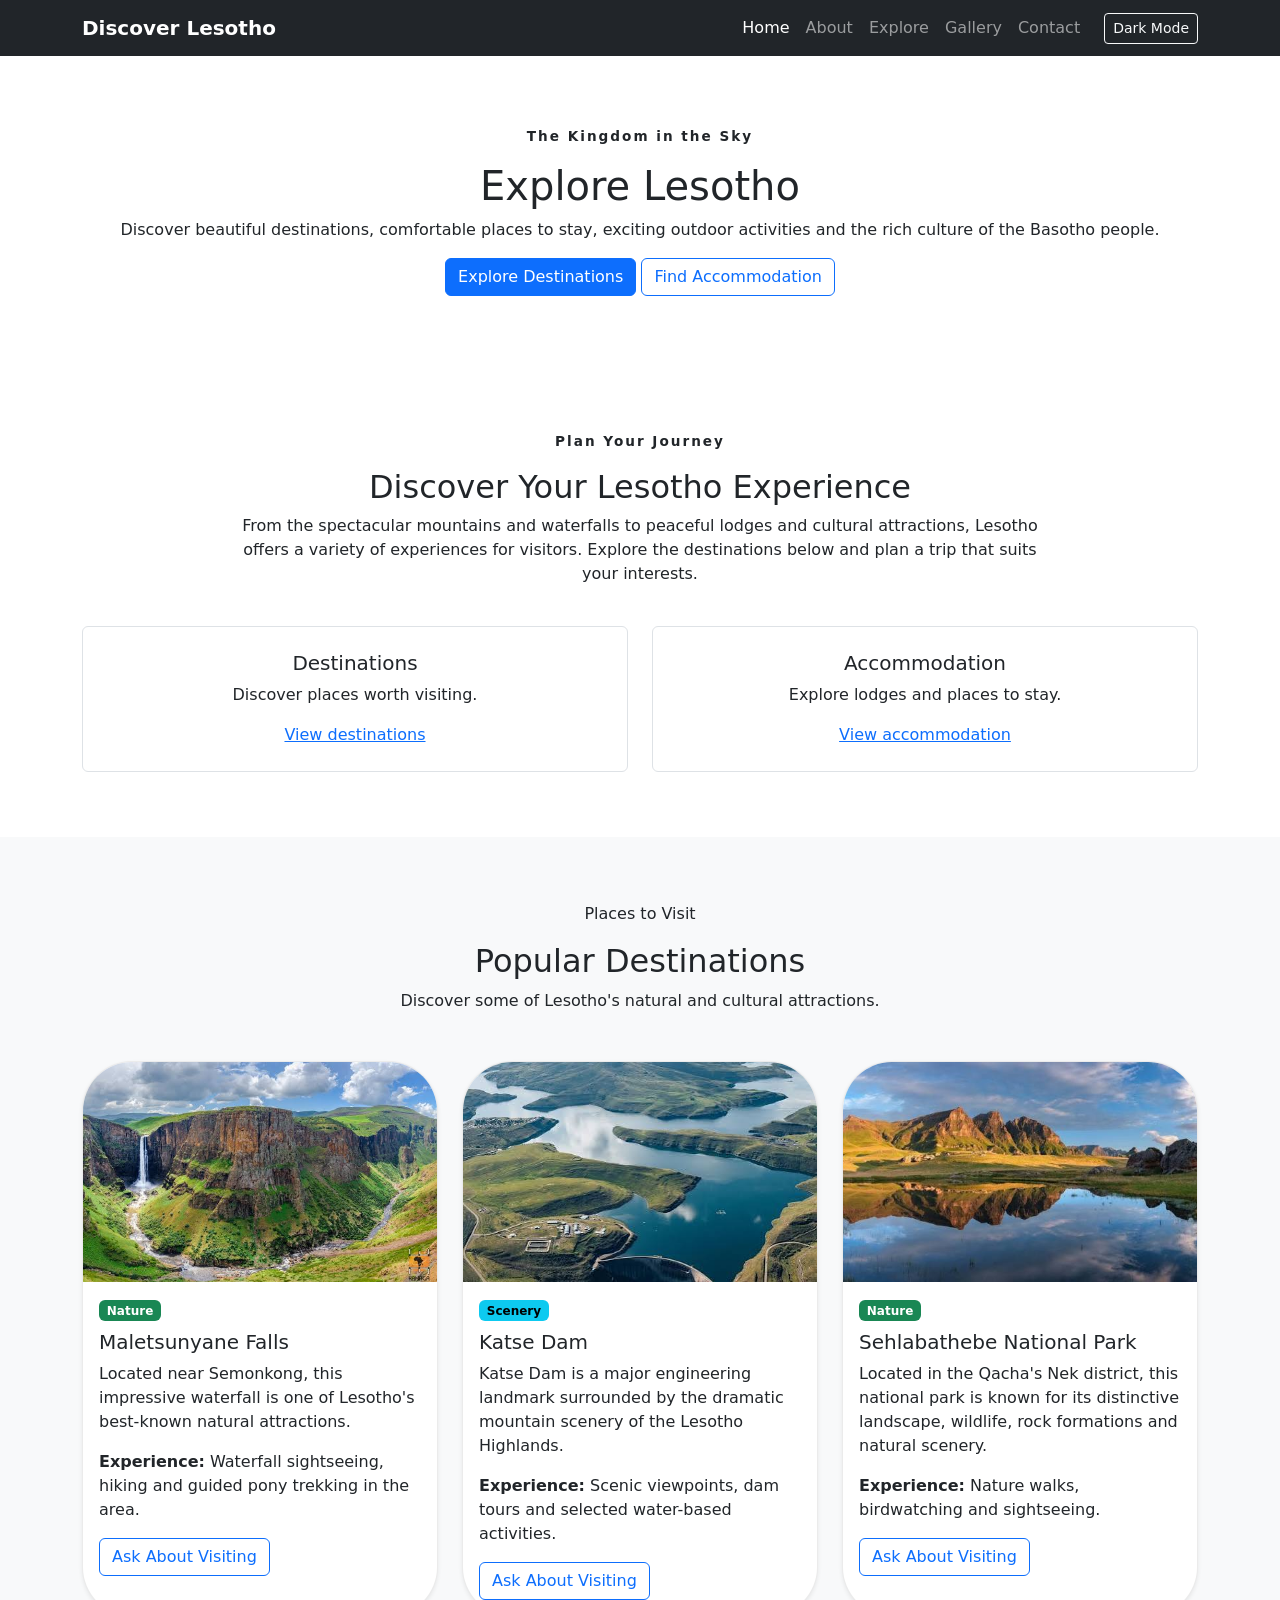
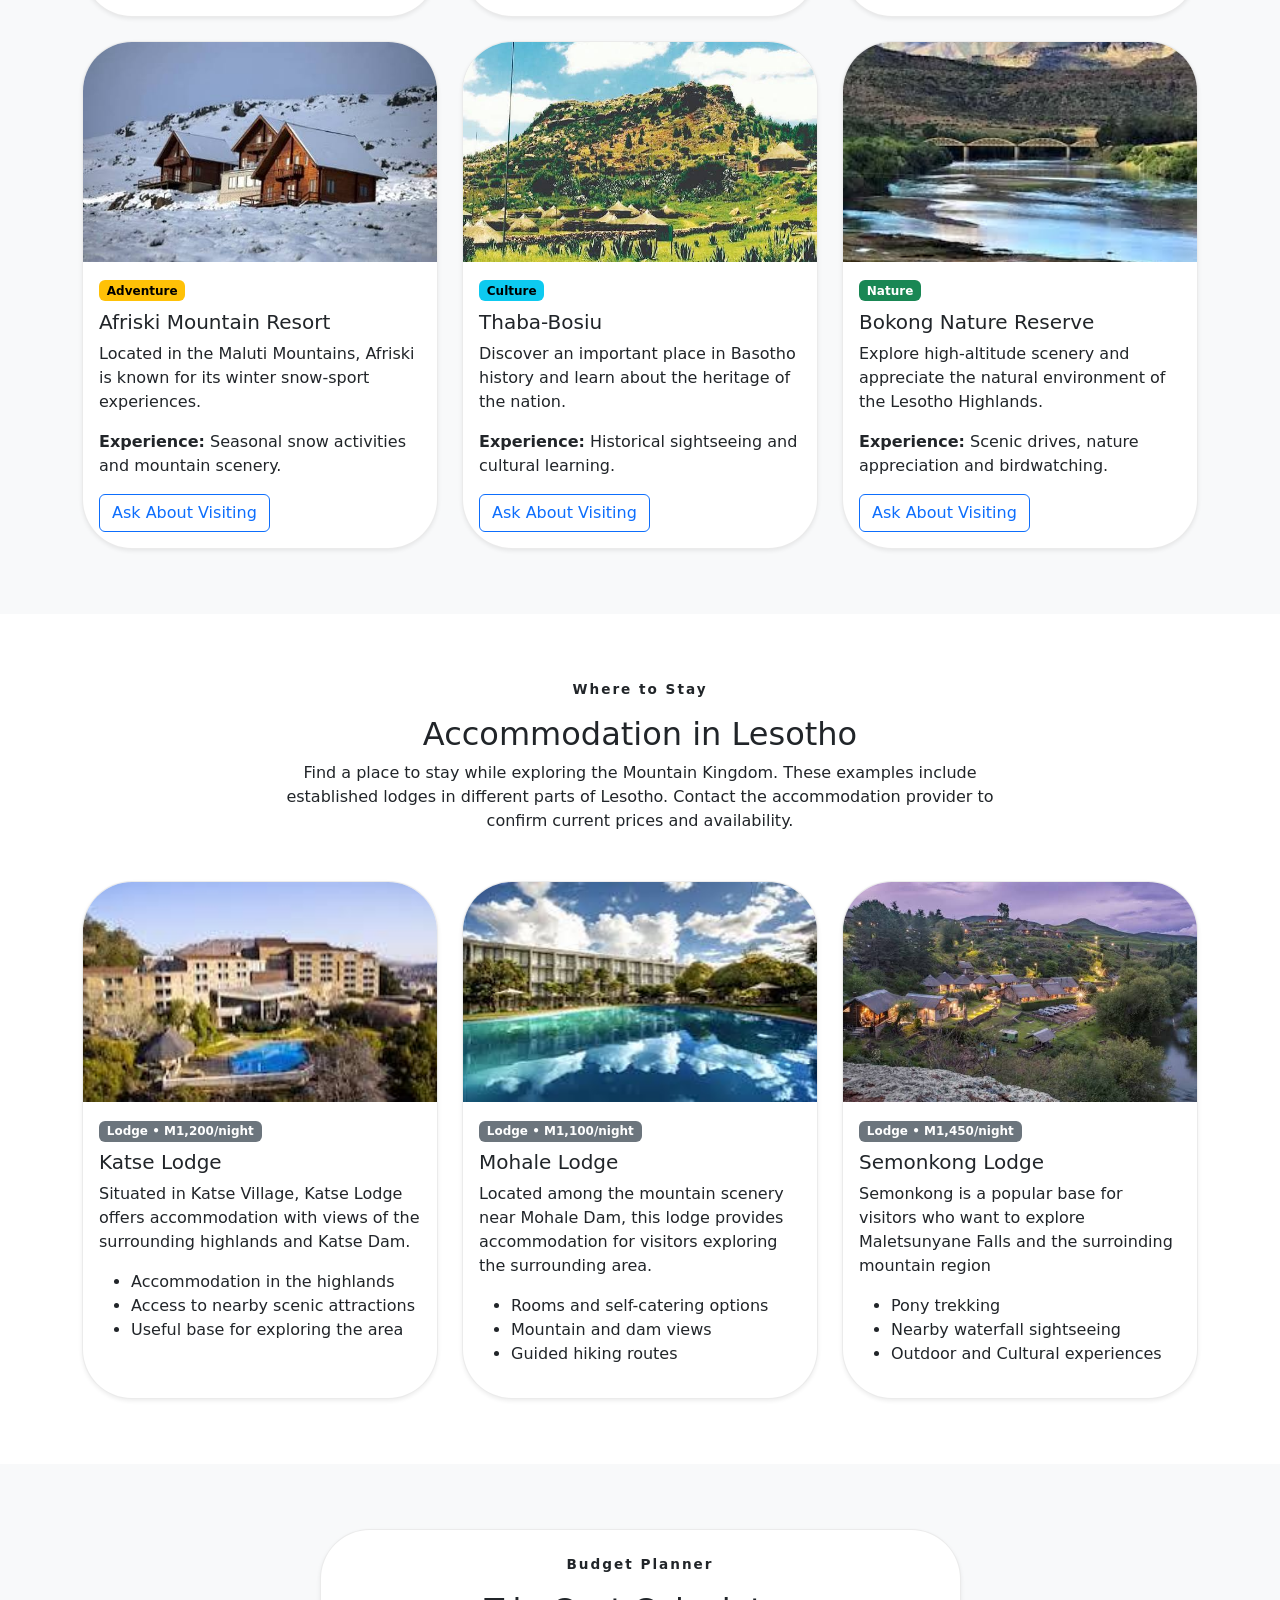
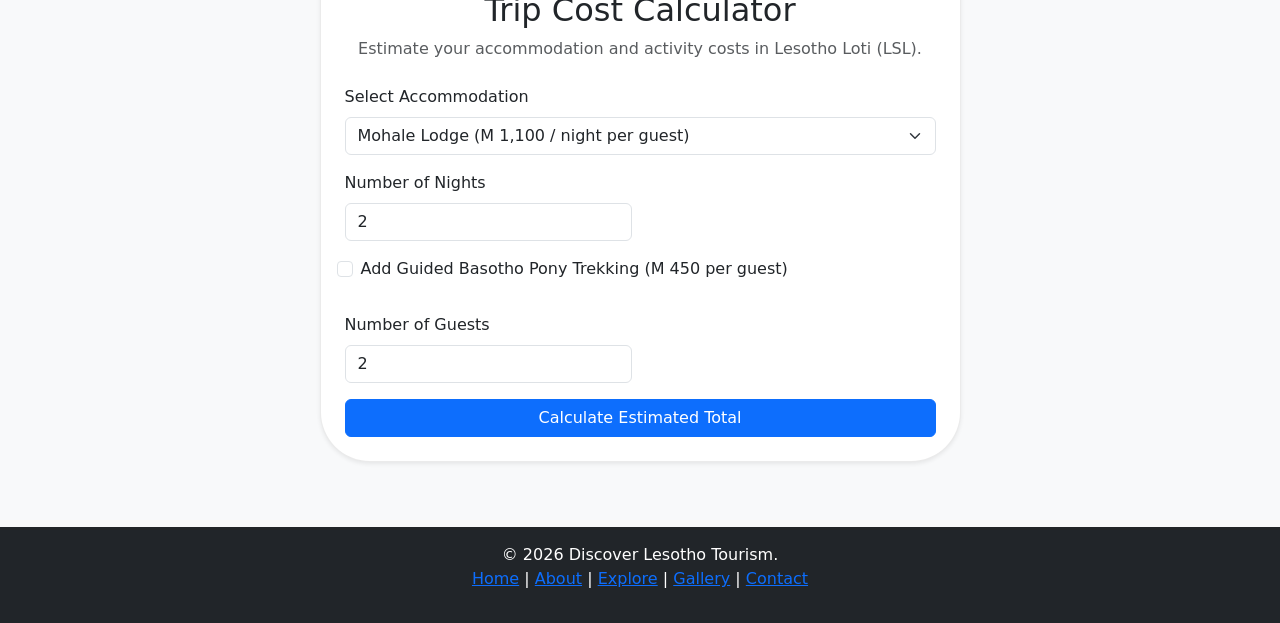
<file: services.html>
<!DOCTYPE html>
<html>
<head>
    <meta charset="UTF-8">
    <meta name="viewport" content="width=device-width, initial-scale=1.0">

    <meta name="description"
          content="Explore Lesotho's destinations, accommodation, outdoor activities and cultural experiences with Discover Lesotho.">

    <title>Explore Lesotho | Discover Lesotho</title>


    <link
        href="https://cdn.jsdelivr.net/npm/bootstrap@5.3.3/dist/css/bootstrap.min.css"
        rel="stylesheet">
    <link rel="stylesheet" href="style.css">
</head>

<body>

 <nav class="navbar navbar-expand-lg navbar-dark bg-dark sticky-top">
        <div class="container">
            <a class="navbar-brand fw-bold" href="home.html">Discover Lesotho</a>

            

            <div class="collapse navbar-collapse" id="navbarMenu">
                <ul class="navbar-nav ms-auto">
                    <li class="nav-item"><a class="nav-link active" href="index.html">Home</a></li>
                    <li class="nav-item"><a class="nav-link" href="about.html">About</a></li>
                    <li class="nav-item"><a class="nav-link" href="services.html">Explore</a></li>
                    <li class="nav-item"><a class="nav-link" href="gallery.html">Gallery</a></li>
                    <li class="nav-item"><a class="nav-link" href="contact.html">Contact</a></li>
                </ul>
                 <button class="btn btn-outline-light btn-sm ms-lg-3 mt-2 mt-lg-0" id="themeToggle" type="button">
                    Dark Mode
                </button>
            </div>
        </div>
    </nav>


    <main>

        <section class="page-hero text-center">
            <div class="container">

                <p class="one">The Kingdom in the Sky</p>

                <h1>Explore Lesotho</h1>

                <p>
                    Discover beautiful destinations, comfortable places
                    to stay, exciting outdoor activities and the rich
                    culture of the Basotho people.
                </p>

                <a href="#destinations" class="btn btn-primary">
                    Explore Destinations
                </a>

                <a href="#accommodation"
                   class="btn btn-outline-primary">
                    Find Accommodation
                </a>

            </div>
        </section>

        <section class="section-padding">
            <div class="container text-center">

                <p class="one">Plan Your Journey</p>

                <h2>Discover Your Lesotho Experience</h2>

                <p class="mx-auto" style="max-width: 800px;">
                    From the spectacular mountains and waterfalls to
                    peaceful lodges and cultural attractions, Lesotho
                    offers a variety of experiences for visitors.
                    Explore the destinations below and plan a trip
                    that suits your interests.
                </p>

                <div class="row g-4 mt-3">

                    <div class="col-md-6">
                        <div class="p-4 border rounded h-100">
                            <h3 class="h5">Destinations</h3>
                            <p>Discover places worth visiting.</p>
                            <a href="#destinations">View destinations</a>
                        </div>
                    </div>

                    <div class="col-md-6">
                        <div class="p-4 border rounded h-100">
                            <h3 class="h5">Accommodation</h3>
                            <p>Explore lodges and places to stay.</p>
                            <a href="#accommodation">View accommodation</a>
                        </div>
                    </div>

                </div>
            </div>
        </section>


        <section class="section-padding bg-light" id="destinations">
            <div class="container">

                <div class="text-center mb-5">
                    <p class="sky">Places to Visit</p>
                    <h2>Popular Destinations</h2>

                    <p>
                        Discover some of Lesotho's natural and cultural
                        attractions.
                    </p>
                </div>

                <div class="row g-4">

                    <div class="col-md-6 col-lg-4">
                        <article class="card h-100 shadow-sm">

                            <img
                                src="falls.jpg"
                                class="card-img-top"
                                alt="Mountain peaks">

                            <div class="card-body">
                                <span class="badge text-bg-success">
                                    Nature
                                </span>

                                <h3 class="h5 mt-2">
                                    Maletsunyane Falls
                                </h3>

                                <p class="card-text">
                                    Located near Semonkong, this impressive
                                    waterfall is one of Lesotho's best-known
                                    natural attractions.
                                </p>

                                <p>
                                    <strong>Experience:</strong>
                                    Waterfall sightseeing, hiking and
                                    guided pony trekking in the area.
                                </p>

                                <a href="contact.html"
                                   class="btn btn-outline-primary">
                                    Ask About Visiting
                                </a>
                            </div>
                        </article>
                    </div>


                    <div class="col-md-6 col-lg-4">
                        <article class="card h-100 shadow-sm">

                            <img
                                src="dam.jpg"
                                class="card-img-top"
                                alt="Lake surrounded by mountains">

                            <div class="card-body">
                                <span class="badge text-bg-info">
                                    Scenery
                                </span>

                                <h3 class="h5 mt-2">Katse Dam</h3>

                                <p class="card-text">
                                    Katse Dam is a major engineering
                                    landmark surrounded by the dramatic
                                    mountain scenery of the Lesotho
                                    Highlands.
                                </p>

                                <p>
                                    <strong>Experience:</strong>
                                    Scenic viewpoints, dam tours and
                                    selected water-based activities.
                                </p>

                                <a href="contact.html"
                                   class="btn btn-outline-primary">
                                    Ask About Visiting
                                </a>
                            </div>
                        </article>
                    </div>

                    <div class="col-md-6 col-lg-4">
                        <article class="card h-100 shadow-sm">

                            <img
                                src="thebe.jpg"
                                class="card-img-top"
                                alt="High mountain landscape">

                            <div class="card-body">
                                <span class="badge text-bg-success">
                                    Nature
                                </span>

                                <h3 class="h5 mt-2">
                                    Sehlabathebe National Park
                                </h3>

                                <p class="card-text">
                                    Located in the Qacha's Nek district,
                                    this national park is known for its
                                    distinctive landscape, wildlife,
                                    rock formations and natural scenery.
                                </p>

                                <p>
                                    <strong>Experience:</strong>
                                    Nature walks, birdwatching and
                                    sightseeing.
                                </p>

                                <a href="contact.html"
                                   class="btn btn-outline-primary">
                                    Ask About Visiting
                                </a>
                            </div>
                        </article>
                    </div>

                    <div class="col-md-6 col-lg-4">
                        <article class="card h-100 shadow-sm">

                            <img
                                src="afriski.jpg"
                                class="card-img-top"
                                alt="Peaceful natural landscape">

                            <div class="card-body">
                                <span class="badge text-bg-warning">
                                    Adventure
                                </span>

                                <h3 class="h5 mt-2">
                                    Afriski Mountain Resort
                                </h3>

                                <p class="card-text">
                                    Located in the Maluti Mountains,
                                    Afriski is known for its winter
                                    snow-sport experiences.
                                </p>

                                <p>
                                    <strong>Experience:</strong>
                                    Seasonal snow activities and
                                    mountain scenery.
                                </p>

                                <a href="contact.html"
                                   class="btn btn-outline-primary">
                                    Ask About Visiting
                                </a>
                            </div>
                        </article>
                    </div>


                    <div class="col-md-6 col-lg-4">
                        <article class="card h-100 shadow-sm">

                            <img
                                src="thaba-bosiu.jpg"
                                class="card-img-top"
                                alt="Community gathering">

                            <div class="card-body">
                                <span class="badge text-bg-info">
                                    Culture
                                </span>

                                <h3 class="h5 mt-2">Thaba-Bosiu</h3>

                                <p class="card-text">
                                    Discover an important place in
                                    Basotho history and learn about
                                    the heritage of the nation.
                                </p>

                                <p>
                                    <strong>Experience:</strong>
                                    Historical sightseeing and
                                    cultural learning.
                                </p>

                                <a href="contact.html"
                                   class="btn btn-outline-primary">
                                    Ask About Visiting
                                </a>
                            </div>
                        </article>
                    </div>

                    <div class="col-md-6 col-lg-4">
                        <article class="card h-100 shadow-sm">

                            <img
                                src="bokong2.jpg"
                                class="card-img-top"
                                alt="Forest trail in nature">

                            <div class="card-body">
                                <span class="badge text-bg-success">
                                    Nature
                                </span>

                                <h3 class="h5 mt-2">
                                    Bokong Nature Reserve
                                </h3>

                                <p class="card-text">
                                    Explore high-altitude scenery and
                                    appreciate the natural environment
                                    of the Lesotho Highlands.
                                </p>

                                <p>
                                    <strong>Experience:</strong>
                                    Scenic drives, nature appreciation
                                    and birdwatching.
                                </p>

                                <a href="contact.html"
                                   class="btn btn-outline-primary">
                                    Ask About Visiting
                                </a>
                            </div>
                        </article>
                    </div>

                </div>
            </div>
        </section>

        <section class="section-padding" id="accommodation">
            <div class="container">

                <div class="text-center mb-5">
                    <p class="one">Where to Stay</p>

                    <h2>Accommodation in Lesotho</h2>

                    <p class="mx-auto" style="max-width: 750px;">
                        Find a place to stay while exploring the
                        Mountain Kingdom. These examples include
                        established lodges in different parts of
                        Lesotho. Contact the accommodation provider
                        to confirm current prices and availability.
                    </p>
                </div>

                <div class="row g-4">

                    
                    <div class="col-md-6 col-lg-4">
                        <article class="card h-100 shadow-sm">

                            <img
                                src="katse3.jpg"
                                class="card-img-top"
                                alt="Wooden lodge in a natural setting">

                            <div class="card-body">
                                <span class="badge text-bg-secondary">
                                    Lodge &bull; M1,200/night
                                </span>

                                <h3 class="h5 mt-2">Katse Lodge</h3>

                                <p class="card-text">
                                    Situated in Katse Village, Katse Lodge
                                    offers accommodation with views of
                                    the surrounding highlands and Katse Dam.
                                </p>

                                <ul>
                                    <li>Accommodation in the highlands</li>
                                    <li>Access to nearby scenic attractions</li>
                                    <li>Useful base for exploring the area</li>
                                </ul>
                            </div>
                        </article>
                    </div>

                    <div class="col-md-6 col-lg-4">
                        <article class="card h-100 shadow-sm">

                            <img
                                src="mohale2.jpg"
                                class="card-img-top"
                                alt="Comfortable lodge accommodation">

                            <div class="card-body">
                                <span class="badge text-bg-secondary">
                                    Lodge &bull; M1,100/night
                                </span>

                                <h3 class="h5 mt-2">Mohale Lodge</h3>

                                <p class="card-text">
                                    Located among the mountain scenery
                                    near Mohale Dam, this lodge provides
                                    accommodation for visitors exploring
                                    the surrounding area.
                                </p>

                                <ul>
                                    <li>Rooms and self-catering options</li>
                                    <li>Mountain and dam views</li>
                                    <li>Guided hiking routes</li>
                                </ul>
                            </div>
                        </article>
                    </div>


                    <div class="col-md-6 col-lg-4">
                        <article class="card h-100 shadow-sm">

                            <img
                                src="lodge.jpg"
                                class="card-img-top"
                                alt="Guest accommodation surrounded by nature">

                            <div class="card-body">
                                <span class="badge text-bg-secondary">
                                    Lodge &bull; M1,450/night
                                </span>

                                <h3 class="h5 mt-2">Semonkong Lodge</h3>
                                <p class="card-text">Semonkong is a popular base for visitors who want to explore Maletsunyane Falls and the surroinding mountain region</p>
                            <ul>
                            <li>Pony trekking</li>
                            <li>Nearby waterfall sightseeing</li>
                            <li>Outdoor and Cultural experiences</li>
                        </ul>
                    </div>
                </article>
            </div>
        </div>
     </section>


        
       <section class="section-padding bg-light" id="trip-calculator">
            <div class="container">
                <div class="row justify-content-center">
                    <div class="col-lg-7">
                        <div class="card shadow-sm">
                            <div class="card-body p-4">
                                <div class="text-center mb-4">
                                    <p class="one">Budget Planner</p>
                                    <h2>Trip Cost Calculator</h2>
                                    <p class="text-muted">Estimate your accommodation and activity costs in Lesotho Loti (LSL).</p>
                                </div>

                                <form id="tripCalculatorForm">
                                    <div class="mb-3">
                                        <label for="lodgeSelect" class="form-label">Select Accommodation</label>
                                        <select id="lodgeSelect" class="form-select" required>
                                            <option value="1100">Mohale Lodge (M 1,100 / night per guest)</option>
                                            <option value="1200">Katse Lodge (M 1,200 / night per guest)</option>
                                            <option value="1450">Semonkong Lodge (M 1,450 / night per guest)</option>
                                        </select>
                                    </div>

                                    <div class="row g-3 mb-3">
                                        <div class="col-sm-6">
                                            <label for="numNights" class="form-label">Number of Nights</label>
                                            <input type="number" id="numNights" class="form-control" min="1" max="30" value="2" required>
                                        </div>
                                          <div class="form-check mb-3">
                                        <input class="form-check-input" type="checkbox" id="ponyTrekCheck">
                                        <label class="form-check-label" for="ponyTrekCheck">
                                            Add Guided Basotho Pony Trekking (M 450 per guest)
                                        </label>
                                    </div>

                                        <div class="col-sm-6">
                                            <label for="numGuests" class="form-label">Number of Guests</label>
                                            <input type="number" id="numGuests" class="form-control" min="1" max="20" value="2" required>
                                        </div>
                                    </div>
                                    <button type="submit" class="btn btn-primary w-100">Calculate Estimated Total</button>
                                </form>

                                <div id="calcResult"></div>
                            </div>
                        </div>
                    </div>
                </div>
            </div>
        </section>

    </main>
 <footer class="bg-dark text-white text-center py-3">
        <div class="container text-center">

            <p class="mb-0">
                &copy; 2026 Discover Lesotho Tourism.
            </p>

            <p>
                <a href="index.html">Home</a> |
                <a href="about.html">About</a> |
                <a href="services.html">Explore</a> |
                <a href="gallery.html">Gallery</a> |
                <a href="contact.html">Contact</a>
            </p>

        </div>
    </footer> 
      <script src="https://cdn.jsdelivr.net/npm/bootstrap@5.3.3/dist/js/bootstrap.bundle.min.js"></script>

    <script src="js.js">
      
    </script>

</body>
</html>
</file>
<file: style.css>
.page-hero {
    padding: 70px 0;
}

.one{
    letter-spacing: 2px;
    font-size: 0.85rem;
    font-weight: 700;
}

.section-padding {
    padding: 65px;
}

.carousel-image {
    height: 460px;
    object-fit: cover;
    filter: brightness(0.85);
}

.carousel-caption {
    background: rgba(0, 0, 0, 0.55);
    border-radius: var(--card-radius);
    padding: 15px 20px;
}

.card,
.feature-card,
.gallery-card {
    border-radius: 50px;
    border: 1px solid rgba(0, 0, 0, 0.08);
    overflow: hidden;
     box-shadow: 0 12px 24px rgba(0, 0, 0, 0.14)
}

.card:hover,
.feature-card:hover,
.gallery-card:hover {
    box-shadow: 0 12px 24px rgba(0, 0, 0, 0.14) !important;
}

.card-img-top {
    height: 220px;
    object-fit: cover;
}

.gallery-card {
    box-shadow: 0 3px 12px rgba(0, 0, 0, 0.1);
    height: 100%;
}

.gallery-card img {
    width: 100%;
    height: 250px;
    object-fit: cover;
    display: block;
}

.gallery-card:hover img {
    transform: scale(1.06);
}

.gallery-caption {
    padding: 18px;
}

.travel-aside {
    padding: 20px;
    border-radius: 8px;
}

[data-bs-theme="dark"] body {
    background-color: #121417;
    color: #e9ecef;
}

[data-bs-theme="dark"] .bg-light {
    background-color: #1a1d21 !important;
}

[data-bs-theme="dark"] .card,
[data-bs-theme="dark"] .feature-card,
[data-bs-theme="dark"] .gallery-card {
    background-color: #1e2229;
    border-color: #2c313a;
    color: #e9ecef;
}

[data-bs-theme="dark"] .travel-aside {
    background-color: #1e2724;
    border-left-color: #52b788;
}

[data-bs-theme="dark"] .btn-outline-primary {
    color: #74c69d;
    border-color: #74c69d;
}

[data-bs-theme="dark"] .btn-outline-primary:hover {
    background-color: #74c69d;
    color: #121417;
}

@media (max-width: 768px) {
    .carousel-image {
        height: 280px;
    }

    .hero-section {
        padding: 60px 15px;
    }
}
</file>
